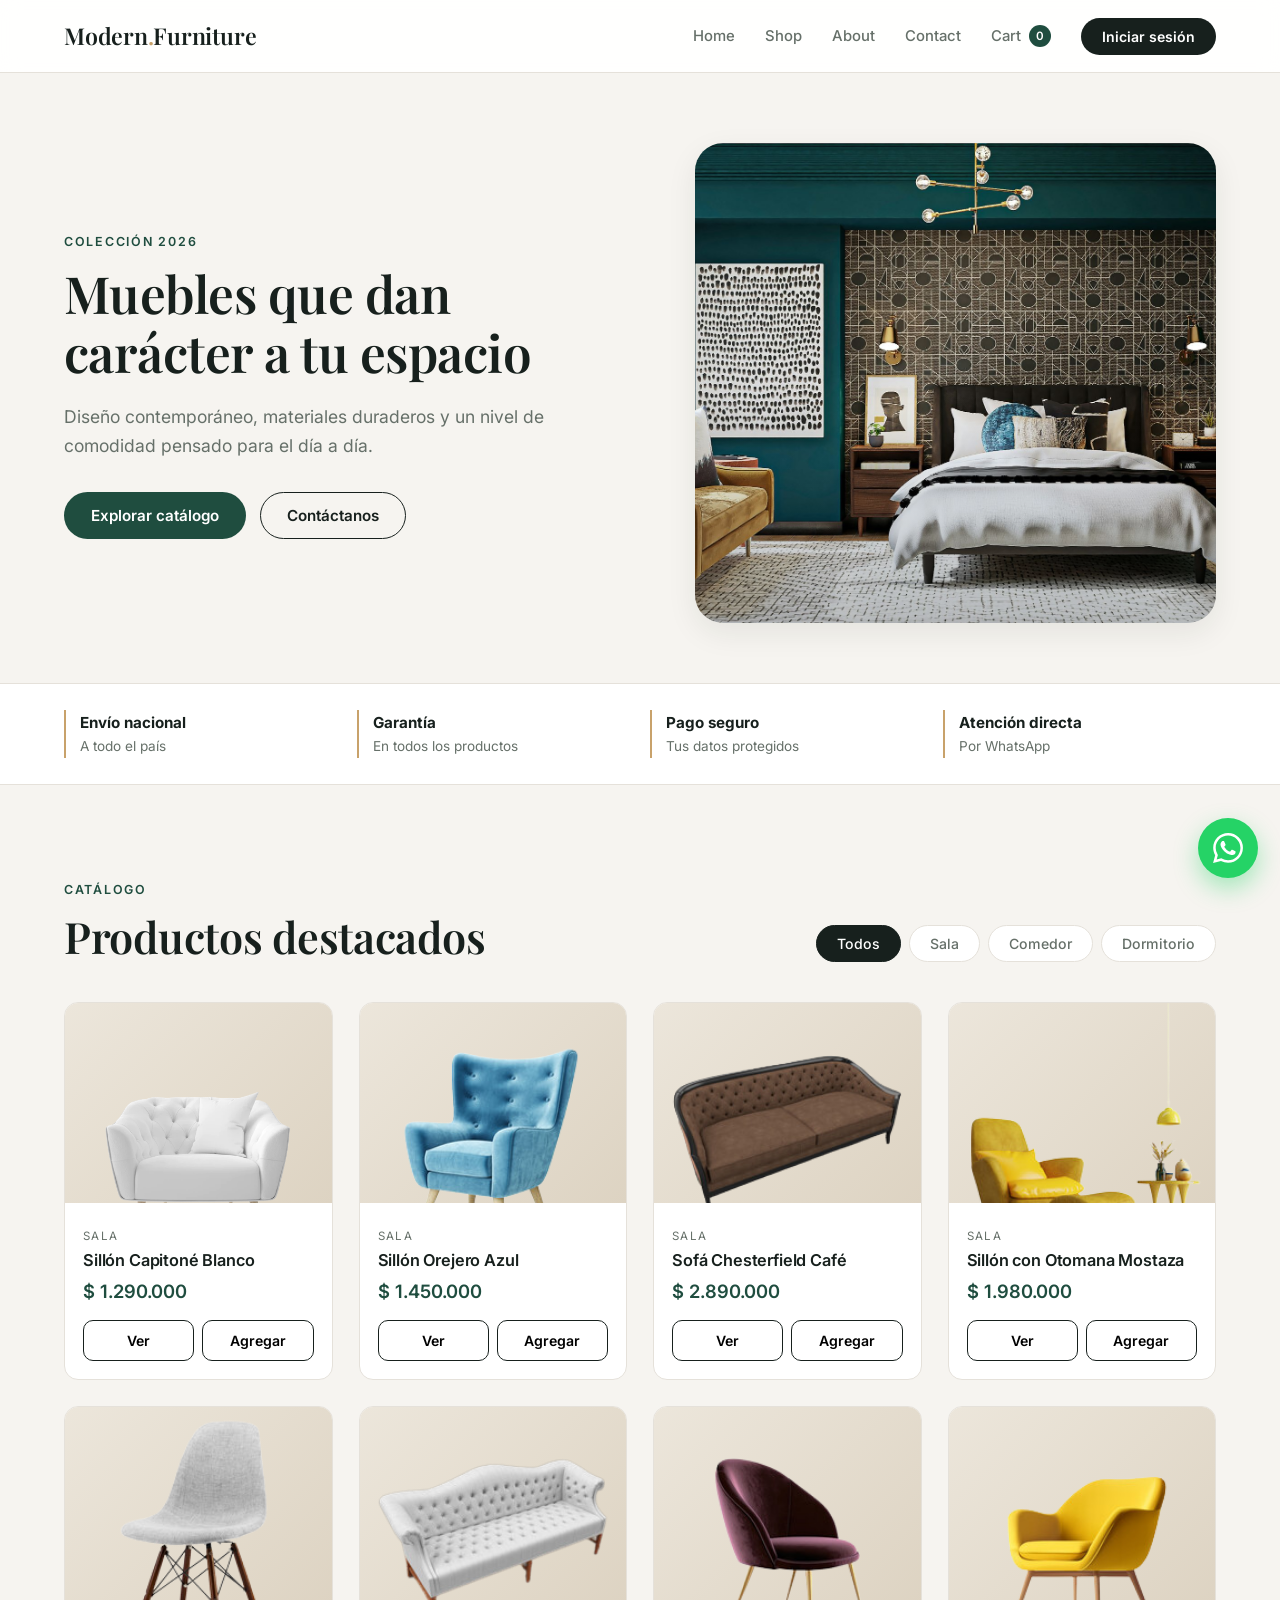
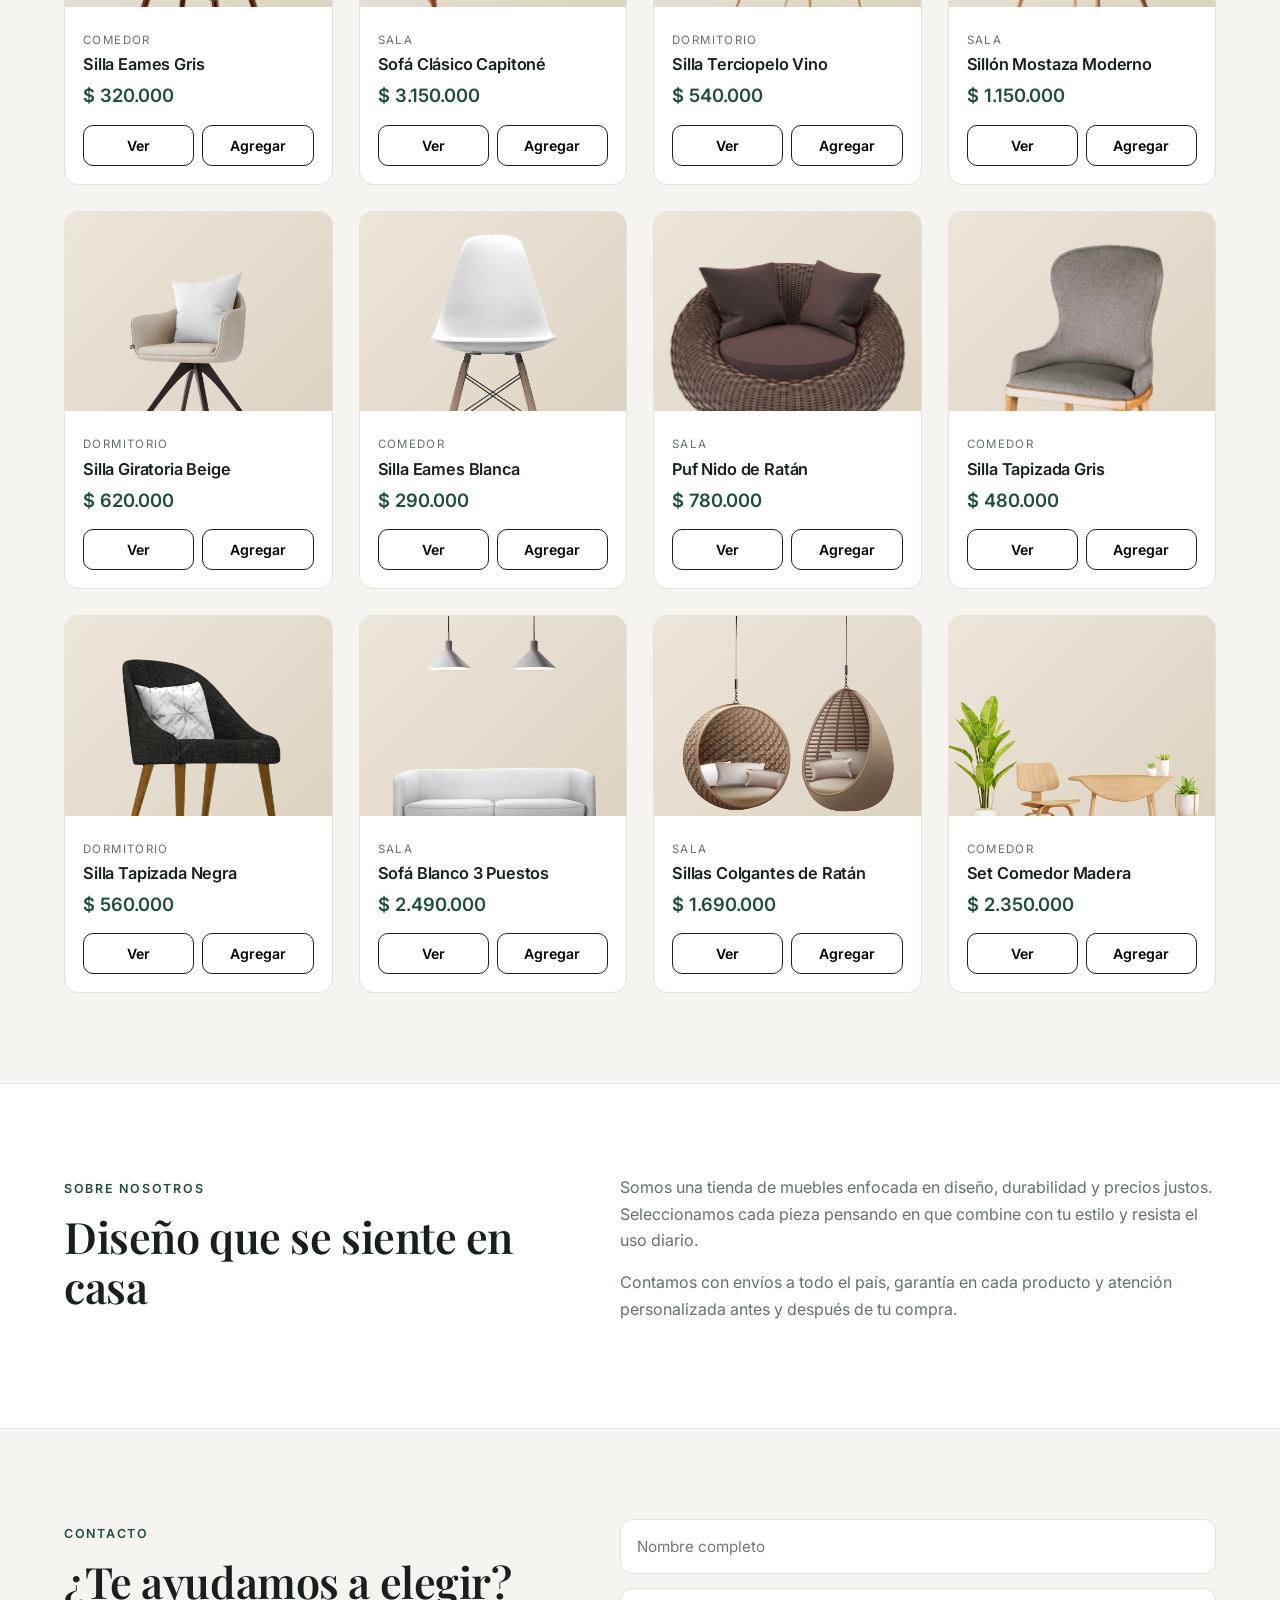
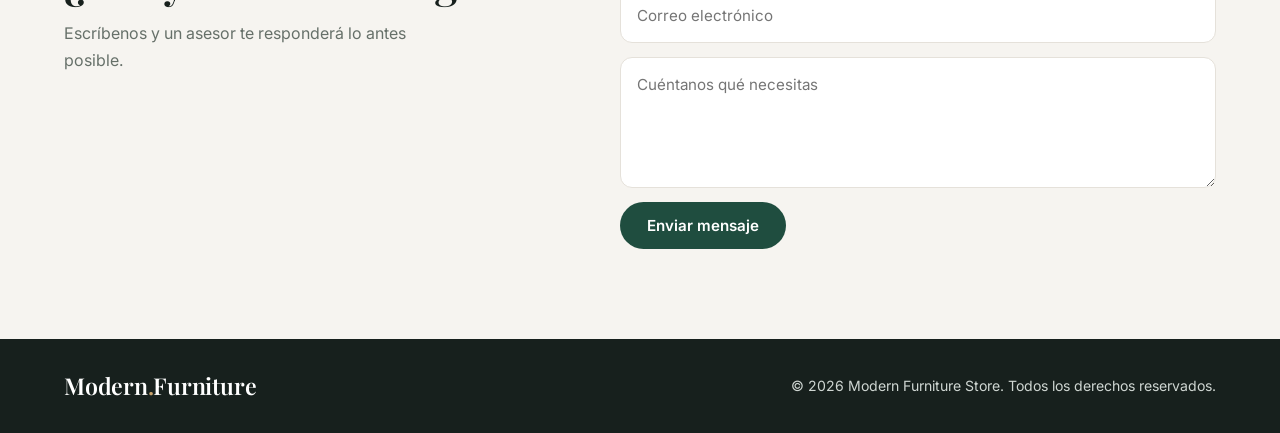
<file: wwwroot/pages/home/index.html>
<!DOCTYPE html>
<html lang="es">
<head>
  <meta charset="UTF-8">
  <meta name="viewport" content="width=device-width, initial-scale=1">
  <title>Modern Furniture Store | Muebles de diseño</title>
  <meta name="description" content="Muebles modernos y cómodos para sala, comedor y dormitorio.">
  <link rel="preconnect" href="https://fonts.googleapis.com">
  <link href="https://fonts.googleapis.com/css2?family=Inter:wght@400;500;600&family=Playfair+Display:wght@500;600&display=swap" rel="stylesheet">
  <link rel="stylesheet" href="../../css/main.css">
</head>
<body>
  <!-- NAVBAR -->
  <header class="navbar" id="navbar">
    <div class="container nav-inner">
      <a href="#home" class="logo">Modern<span>.</span>Furniture</a>
      <button class="burger" id="burger" aria-label="Abrir menú"><span></span><span></span><span></span></button>
      <nav id="menu">
        <a href="#home">Home</a>
        <a href="#shop">Shop</a>
        <a href="#about">About</a>
        <a href="#contact">Contact</a>
        <a href="../cart/cart.html" id="cartBtn" class="cart-link">Cart <span class="cart-badge" id="cartCount">0</span></a>
        <a href="../auth/login.html" class="btn btn-dark btn-sm" id="loginLink">Iniciar sesión</a>
      </nav>
    </div>
  </header>

  <!-- HERO -->
  <section class="hero" id="home">
    <div class="container hero-grid">
      <div class="hero-text">
        <span class="eyebrow">Colección 2026</span>
        <h1>Muebles que dan carácter a tu espacio</h1>
        <p>Diseño contemporáneo, materiales duraderos y un nivel de comodidad pensado para el día a día.</p>
        <div class="hero-actions">
          <a href="#shop" class="btn btn-primary">Explorar catálogo</a>
          <a href="#contact" class="btn btn-ghost">Contáctanos</a>
        </div>
      </div>
      <div class="hero-img" role="img" aria-label="Sala moderna"></div>
    </div>
  </section>

  <!-- BENEFICIOS -->
  <section class="perks">
    <div class="container perks-grid">
      <div><strong>Envío nacional</strong><span>A todo el país</span></div>
      <div><strong>Garantía</strong><span>En todos los productos</span></div>
      <div><strong>Pago seguro</strong><span>Tus datos protegidos</span></div>
      <div><strong>Atención directa</strong><span>Por WhatsApp</span></div>
    </div>
  </section>

  <!-- CATÁLOGO -->
  <section class="section" id="shop">
    <div class="container">
      <div class="section-head">
        <div>
          <span class="eyebrow">Catálogo</span>
          <h2>Productos destacados</h2>
        </div>
        <div class="filters" id="filters">
          <button class="chip active" data-cat="todos">Todos</button>
          <button class="chip" data-cat="sala">Sala</button>
          <button class="chip" data-cat="comedor">Comedor</button>
          <button class="chip" data-cat="dormitorio">Dormitorio</button>
        </div>
      </div>
      <div class="grid" id="products"></div>
    </div>
  </section>

  <!-- ABOUT -->
  <section class="section section-alt" id="about">
    <div class="container about-grid">
      <div>
        <span class="eyebrow">Sobre nosotros</span>
        <h2>Diseño que se siente en casa</h2>
      </div>
      <div>
        <p>Somos una tienda de muebles enfocada en diseño, durabilidad y precios justos. Seleccionamos cada pieza pensando en que combine con tu estilo y resista el uso diario.</p>
        <p>Contamos con envíos a todo el país, garantía en cada producto y atención personalizada antes y después de tu compra.</p>
      </div>
    </div>
  </section>

  <!-- CONTACTO -->
  <section class="section" id="contact">
    <div class="container contact-grid">
      <div>
        <span class="eyebrow">Contacto</span>
        <h2>¿Te ayudamos a elegir?</h2>
        <p class="muted">Escríbenos y un asesor te responderá lo antes posible.</p>
      </div>
      <form class="form" id="contactForm">
        <input type="text" placeholder="Nombre completo" required>
        <input type="email" placeholder="Correo electrónico" required>
        <textarea rows="4" placeholder="Cuéntanos qué necesitas" required></textarea>
        <button class="btn btn-primary" type="submit">Enviar mensaje</button>
      </form>
    </div>
  </section>

  <!-- FOOTER -->
  <footer class="footer">
    <div class="container footer-inner">
      <a href="#home" class="logo">Modern<span>.</span>Furniture</a>
      <p>© 2026 Modern Furniture Store. Todos los derechos reservados.</p>
    </div>
  </footer>

  <!-- BOTÓN WHATSAPP -->
  <a id="whatsapp" class="whatsapp" target="_blank" rel="noopener" aria-label="Escríbenos por WhatsApp">
    <svg viewBox="0 0 24 24" width="30" height="30" fill="#fff" aria-hidden="true"><path d="M17.472 14.382c-.297-.149-1.758-.867-2.03-.967-.273-.099-.471-.148-.67.15-.197.297-.767.966-.94 1.164-.173.199-.347.223-.644.075-.297-.15-1.255-.463-2.39-1.475-.883-.788-1.48-1.761-1.653-2.059-.173-.297-.018-.458.13-.606.134-.133.298-.347.446-.52.149-.174.198-.298.298-.497.099-.198.05-.371-.025-.52-.075-.149-.669-1.612-.916-2.207-.242-.579-.487-.5-.669-.51-.173-.008-.371-.01-.57-.01-.198 0-.52.074-.792.372-.272.297-1.04 1.016-1.04 2.479 0 1.462 1.065 2.875 1.213 3.074.149.198 2.096 3.2 5.077 4.487.709.306 1.262.489 1.694.625.712.227 1.36.195 1.871.118.571-.085 1.758-.719 2.006-1.413.248-.694.248-1.289.173-1.413-.074-.124-.272-.198-.57-.347m-5.421 7.403h-.004a9.87 9.87 0 01-5.031-1.378l-.361-.214-3.741.982.998-3.648-.235-.374a9.86 9.86 0 01-1.51-5.26c.001-5.45 4.436-9.884 9.888-9.884 2.64 0 5.122 1.03 6.988 2.898a9.825 9.825 0 012.893 6.994c-.003 5.45-4.437 9.884-9.885 9.884m8.413-18.297A11.815 11.815 0 0012.05 0C5.495 0 .16 5.335.157 11.892c0 2.096.547 4.142 1.588 5.945L.057 24l6.305-1.654a11.882 11.882 0 005.683 1.448h.005c6.554 0 11.89-5.335 11.893-11.893a11.821 11.821 0 00-3.48-8.413Z"/></svg>
    <span class="wa-tip">¿Hablamos?</span>
  </a>

  <!-- MODAL DE PRODUCTO -->
  <div class="modal" id="modal" aria-hidden="true">
    <div class="modal-box" role="dialog" aria-modal="true" aria-labelledby="mName">
      <button class="modal-x" id="modalClose" aria-label="Cerrar">×</button>
      <div class="modal-img" id="mImg"></div>
      <div class="thumbs" id="mThumbs"></div>
      <div class="modal-body">
        <span class="cat" id="mCat"></span>
        <h3 id="mName"></h3>
        <p class="price" id="mPrice"></p>
        <p class="muted" id="mDesc"></p>
        <button class="btn btn-primary btn-block" id="mAdd">Agregar al carrito</button>
      </div>
    </div>
  </div>

  <script src="../../js/core/config.js"></script>
  <script src="../../js/core/auth.js"></script>
  <script src="../../js/store/data.js"></script>
  <script src="../../js/store/main.js"></script>
</body>
</html>
</file>
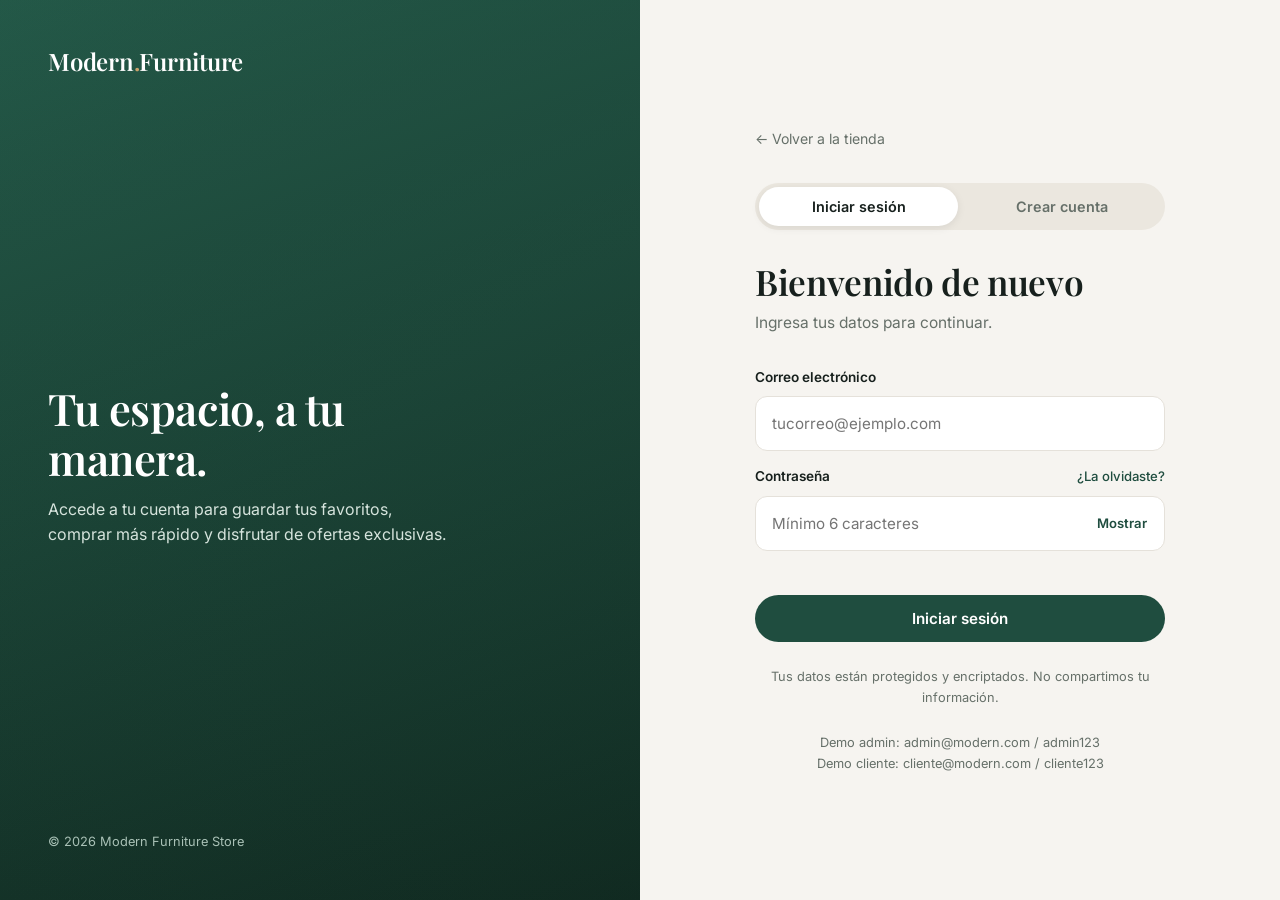
<file: wwwroot/pages/admin/contabilidad.html>
<!DOCTYPE html>
<html lang="es">
<head>
  <meta charset="UTF-8">
  <meta name="viewport" content="width=device-width, initial-scale=1">
  <title>Contabilidad | Modern Furniture Store</title>
  <link rel="preconnect" href="https://fonts.googleapis.com">
  <link href="https://fonts.googleapis.com/css2?family=Inter:wght@400;500;600&family=Playfair+Display:wght@500;600&display=swap" rel="stylesheet">
  <link rel="stylesheet" href="../../css/main.css">
  <link rel="stylesheet" href="../../css/admin.css">
</head>
<body>
  <div class="admin">
    <!-- SIDEBAR -->
    <aside class="side">
      <a href="../home/index.html" class="logo">Modern<span>.</span>Furniture</a>
      <div class="side-nav">
        <a href="facturacion.html">Facturación</a>
        <a href="contabilidad.html" class="active">Contabilidad</a>
        <a href="../home/index.html">Ver tienda</a>
      </div>
      <div class="side-user">
        <strong id="userName"></strong>
        <small>Rol: Administrativo</small>
        <button class="btn btn-ghost btn-sm" id="logoutBtn" type="button">Cerrar sesión</button>
      </div>
    </aside>

    <!-- CONTENIDO -->
    <main class="admin-main">
      <div class="admin-head">
        <span class="eyebrow">Administración</span>
        <h1>Contabilidad</h1>
      </div>

      <section class="kpis">
        <div class="kpi good"><span>Ingresos</span><strong id="kIn">$0</strong></div>
        <div class="kpi bad"><span>Egresos</span><strong id="kOut">$0</strong></div>
        <div class="kpi"><span>Utilidad</span><strong id="kNet">$0</strong></div>
        <div class="kpi"><span>IVA por pagar</span><strong id="kIva">$0</strong></div>
      </section>

      <!-- NUEVO MOVIMIENTO -->
      <section class="panel">
        <h2>Registrar movimiento</h2>
        <form class="form" id="entForm" novalidate>
          <div class="grid-3">
            <div class="field"><label for="eDate">Fecha</label><input id="eDate" type="date" required></div>
            <div class="field"><label for="eType">Tipo</label>
              <select id="eType"><option value="egreso">Egreso</option><option value="ingreso">Ingreso</option></select></div>
            <div class="field"><label for="eCat">Categoría</label>
              <select id="eCat"><option>Arriendo</option><option>Servicios</option><option>Nómina</option><option>Proveedores</option><option>Impuestos</option><option>Otros</option></select></div>
          </div>
          <div class="grid-2">
            <div class="field"><label for="eConcept">Concepto</label><input id="eConcept" placeholder="Ej. Pago arriendo bodega" required></div>
            <div class="field"><label for="eAmount">Valor (COP)</label><input id="eAmount" type="number" min="1" placeholder="0" required></div>
          </div>
          <p class="form-error" id="entError" role="alert"></p>
          <div class="form-actions"><button class="btn btn-primary" type="submit">Guardar movimiento</button></div>
        </form>
      </section>

      <!-- LIBRO DE MOVIMIENTOS -->
      <section class="panel">
        <div class="panel-head">
          <h2>Libro de movimientos</h2>
          <div class="filters" id="filters">
            <button class="chip active" data-f="todos">Todos</button>
            <button class="chip" data-f="ingreso">Ingresos</button>
            <button class="chip" data-f="egreso">Egresos</button>
          </div>
        </div>
        <div class="tbl-wrap">
          <table class="tbl">
            <thead><tr><th>Fecha</th><th>Concepto</th><th>Categoría</th><th>Tipo</th><th class="num">Valor</th><th></th></tr></thead>
            <tbody id="entBody"></tbody>
          </table>
        </div>
        <p class="small-text muted" style="margin-top:14px">Los ingresos por facturas se calculan sobre la base (sin IVA) y solo cuentan las facturas pagadas. El IVA cobrado se muestra aparte como IVA por pagar.</p>
      </section>
    </main>
  </div>

  <script src="../../js/core/config.js"></script>
  <script src="../../js/core/auth.js"></script>
  <script src="../../js/admin/admin.js"></script>
  <script src="../../js/admin/contabilidad.js"></script>
</body>
</html>
</file>
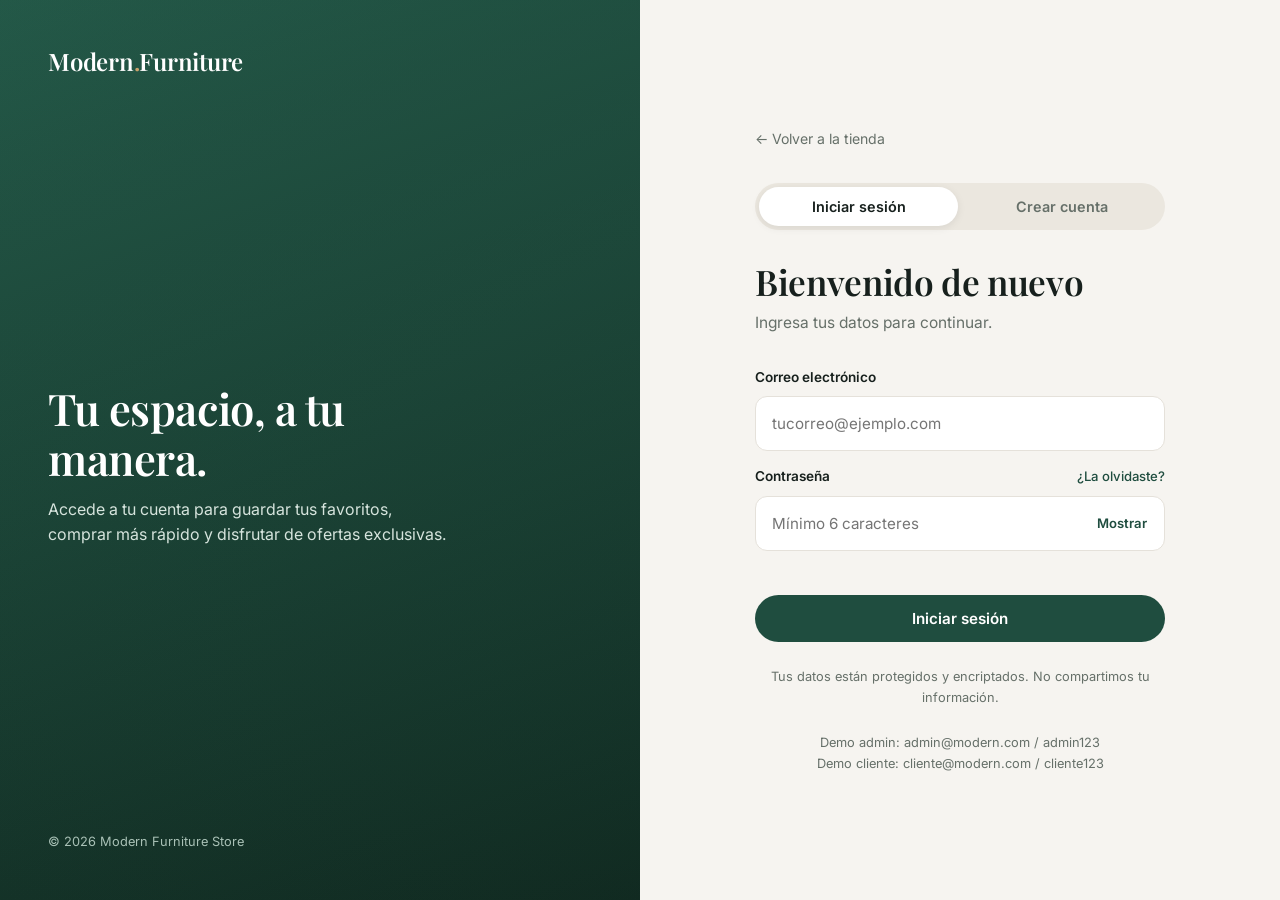
<file: wwwroot/pages/admin/facturacion.html>
<!DOCTYPE html>
<html lang="es">
<head>
  <meta charset="UTF-8">
  <meta name="viewport" content="width=device-width, initial-scale=1">
  <title>Facturación | Modern Furniture Store</title>
  <link rel="preconnect" href="https://fonts.googleapis.com">
  <link href="https://fonts.googleapis.com/css2?family=Inter:wght@400;500;600&family=Playfair+Display:wght@500;600&display=swap" rel="stylesheet">
  <link rel="stylesheet" href="../../css/main.css">
  <link rel="stylesheet" href="../../css/admin.css">
</head>
<body>
  <div class="admin">
    <!-- SIDEBAR -->
    <aside class="side">
      <a href="../home/index.html" class="logo">Modern<span>.</span>Furniture</a>
      <div class="side-nav">
        <a href="facturacion.html" class="active">Facturación</a>
        <a href="contabilidad.html">Contabilidad</a>
        <a href="../home/index.html">Ver tienda</a>
      </div>
      <div class="side-user">
        <strong id="userName"></strong>
        <small>Rol: Administrativo</small>
        <button class="btn btn-ghost btn-sm" id="logoutBtn" type="button">Cerrar sesión</button>
      </div>
    </aside>

    <!-- CONTENIDO -->
    <main class="admin-main">
      <div class="admin-head">
        <span class="eyebrow">Administración</span>
        <h1>Facturación</h1>
      </div>

      <section class="kpis">
        <div class="kpi"><span>Total facturado</span><strong id="kTotal">$0</strong></div>
        <div class="kpi good"><span>Cobrado</span><strong id="kPaid">$0</strong></div>
        <div class="kpi bad"><span>Por cobrar</span><strong id="kPend">$0</strong></div>
        <div class="kpi"><span>Facturas emitidas</span><strong id="kCount">0</strong></div>
      </section>

      <!-- NUEVA FACTURA -->
      <section class="panel">
        <h2>Nueva factura</h2>
        <form class="form" id="invForm" novalidate>
          <div class="grid-3">
            <div class="field"><label for="client">Cliente</label><input id="client" placeholder="Nombre o razón social" required></div>
            <div class="field"><label for="doc">NIT / Cédula</label><input id="doc" placeholder="900123456-1" required></div>
            <div class="field"><label for="date">Fecha</label><input id="date" type="date" required></div>
          </div>
          <div class="field" style="max-width:260px">
            <label for="status">Estado</label>
            <select id="status"><option value="pendiente">Pendiente de pago</option><option value="pagada">Pagada</option></select>
          </div>

          <div class="field"><label>Ítems</label><div id="items"></div></div>
          <button type="button" class="btn btn-ghost btn-sm" id="addItem" style="justify-self:start">+ Agregar ítem</button>

          <div class="totals">
            <div class="summary-row"><span>Subtotal</span><span id="tSub">$0</span></div>
            <div class="summary-row"><span>IVA (19%)</span><span id="tIva">$0</span></div>
            <div class="summary-row total"><span>Total</span><span id="tTotal">$0</span></div>
          </div>

          <p class="form-error" id="invError" role="alert"></p>
          <div class="form-actions"><button class="btn btn-primary" type="submit">Emitir factura</button></div>
        </form>
      </section>

      <!-- LISTADO -->
      <section class="panel">
        <div class="panel-head">
          <h2>Facturas</h2>
          <div class="filters" id="filters">
            <button class="chip active" data-f="todas">Todas</button>
            <button class="chip" data-f="pendiente">Pendientes</button>
            <button class="chip" data-f="pagada">Pagadas</button>
          </div>
        </div>
        <div class="tbl-wrap">
          <table class="tbl">
            <thead><tr><th>N°</th><th>Cliente</th><th>Fecha</th><th class="num">Total</th><th>Estado</th><th></th></tr></thead>
            <tbody id="invBody"></tbody>
          </table>
        </div>
      </section>
    </main>
  </div>

  <script src="../../js/core/config.js"></script>
  <script src="../../js/core/auth.js"></script>
  <script src="../../js/admin/admin.js"></script>
  <script src="../../js/admin/facturacion.js"></script>
</body>
</html>
</file>
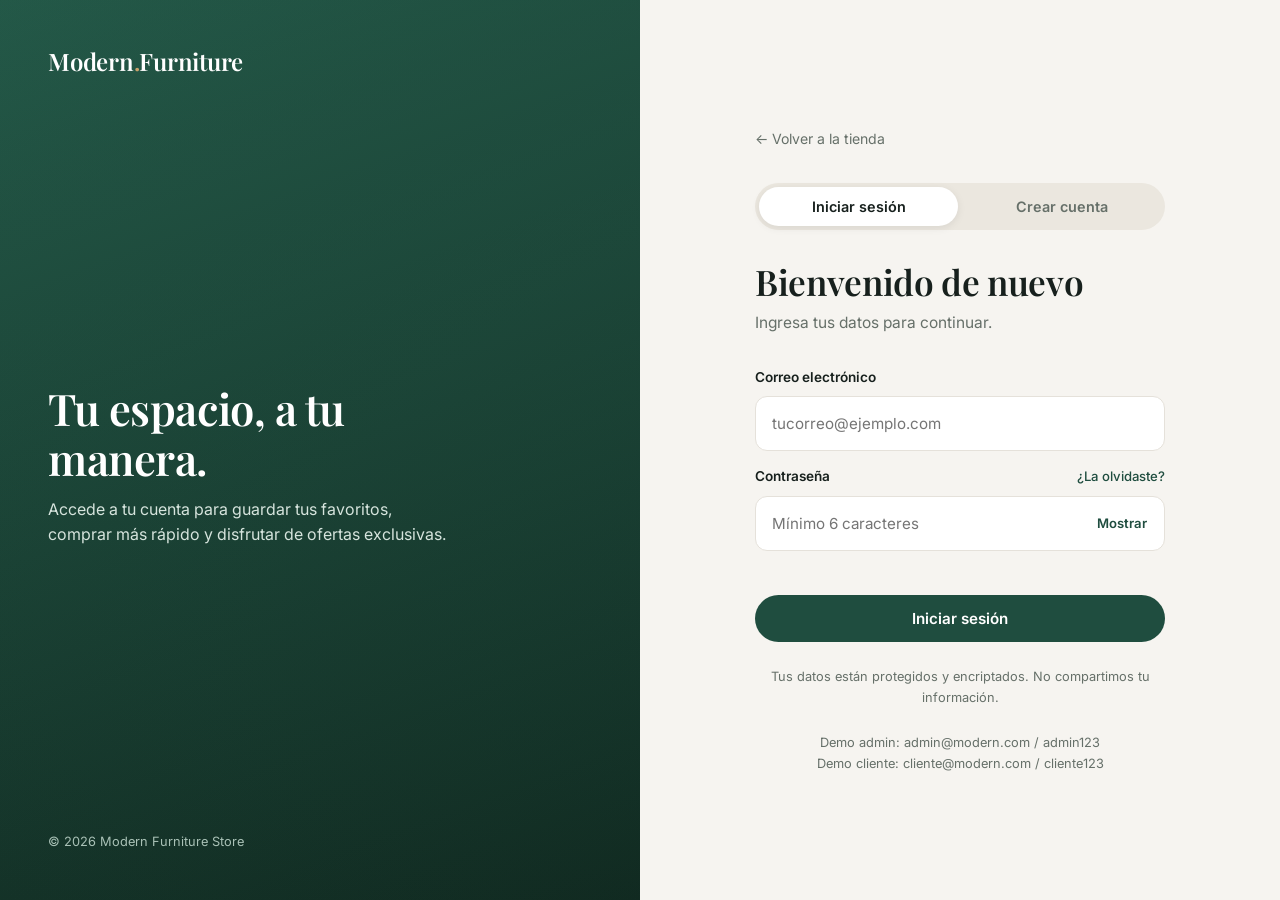
<file: wwwroot/pages/auth/login.html>
<!DOCTYPE html>
<html lang="es">
<head>
  <meta charset="UTF-8">
  <meta name="viewport" content="width=device-width, initial-scale=1">
  <title>Iniciar sesión | Modern Furniture Store</title>
  <link rel="preconnect" href="https://fonts.googleapis.com">
  <link href="https://fonts.googleapis.com/css2?family=Inter:wght@400;500;600&family=Playfair+Display:wght@500;600&display=swap" rel="stylesheet">
  <link rel="stylesheet" href="../../css/main.css">
</head>
<body class="auth-page">
  <div class="auth-wrap">

    <!-- PANEL VISUAL -->
    <aside class="auth-side">
      <a href="../home/index.html" class="logo">Modern<span>.</span>Furniture</a>
      <div class="auth-message">
        <h2>Tu espacio, a tu manera.</h2>
        <p>Accede a tu cuenta para guardar tus favoritos, comprar más rápido y disfrutar de ofertas exclusivas.</p>
      </div>
      <small>© 2026 Modern Furniture Store</small>
    </aside>

    <!-- FORMULARIO -->
    <main class="auth-main">
      <div class="auth-card">
        <a href="../home/index.html" class="back">← Volver a la tienda</a>

        <!-- TABS -->
        <div class="tabs">
          <button class="tab active" id="tabLogin" data-mode="login">Iniciar sesión</button>
          <button class="tab" id="tabRegister" data-mode="register">Crear cuenta</button>
        </div>

        <h1 id="authTitle">Bienvenido de nuevo</h1>
        <p class="subtitle" id="authSub">Ingresa tus datos para continuar.</p>

        <!-- FORMULARIO DE AUTH -->
        <form class="form" id="authForm" novalidate>
          
          <!-- Campo nombre (solo en registro) -->
          <div class="field" id="nameField" hidden>
            <label for="name">Nombre completo</label>
            <input type="text" id="name" placeholder="Tu nombre" autocomplete="name">
          </div>

          <!-- Email -->
          <div class="field">
            <label for="email">Correo electrónico</label>
            <input type="email" id="email" placeholder="tucorreo@ejemplo.com" autocomplete="email" required>
          </div>

          <!-- Contraseña -->
          <div class="field">
            <div class="label-row">
              <label for="password">Contraseña</label>
              <a href="#" class="link" id="forgotLink">¿La olvidaste?</a>
            </div>
            <div class="pass-wrap">
              <input type="password" id="password" placeholder="Mínimo 6 caracteres" autocomplete="current-password" required>
              <button type="button" class="toggle-pass" id="togglePass">Mostrar</button>
            </div>
          </div>

          <!-- Confirmar contraseña (solo en registro) -->
          <div class="field" id="confirmField" hidden>
            <label for="confirm">Confirmar contraseña</label>
            <div class="pass-wrap">
              <input type="password" id="confirm" placeholder="Repite tu contraseña" autocomplete="new-password">
              <button type="button" class="toggle-pass" data-target="confirm">Mostrar</button>
            </div>
          </div>

          <!-- Términos (solo en registro) -->
          <div class="checkbox" id="termsField" hidden>
            <input type="checkbox" id="terms" required>
            <label for="terms">Acepto los <a href="#" class="link">términos y condiciones</a></label>
          </div>

          <!-- Mensaje de error -->
          <p class="form-error" id="formError" role="alert"></p>

          <!-- Botón enviar -->
          <button class="btn btn-primary btn-block" type="submit" id="submitBtn">Iniciar sesión</button>
        </form>

        <!-- Mensaje legal -->
        <p class="legal">Tus datos están protegidos y encriptados. No compartimos tu información.</p>
        <!-- Cuentas de prueba (borrar en producción) -->
        <p class="legal small-text">Demo admin: admin@modern.com / admin123<br>Demo cliente: cliente@modern.com / cliente123</p>
      </div>
    </main>

  </div>

  <script src="../../js/core/config.js"></script>
  <script src="../../js/core/auth.js"></script>
  <script src="../../js/auth/login.js"></script>
</body>
</html>
</file>
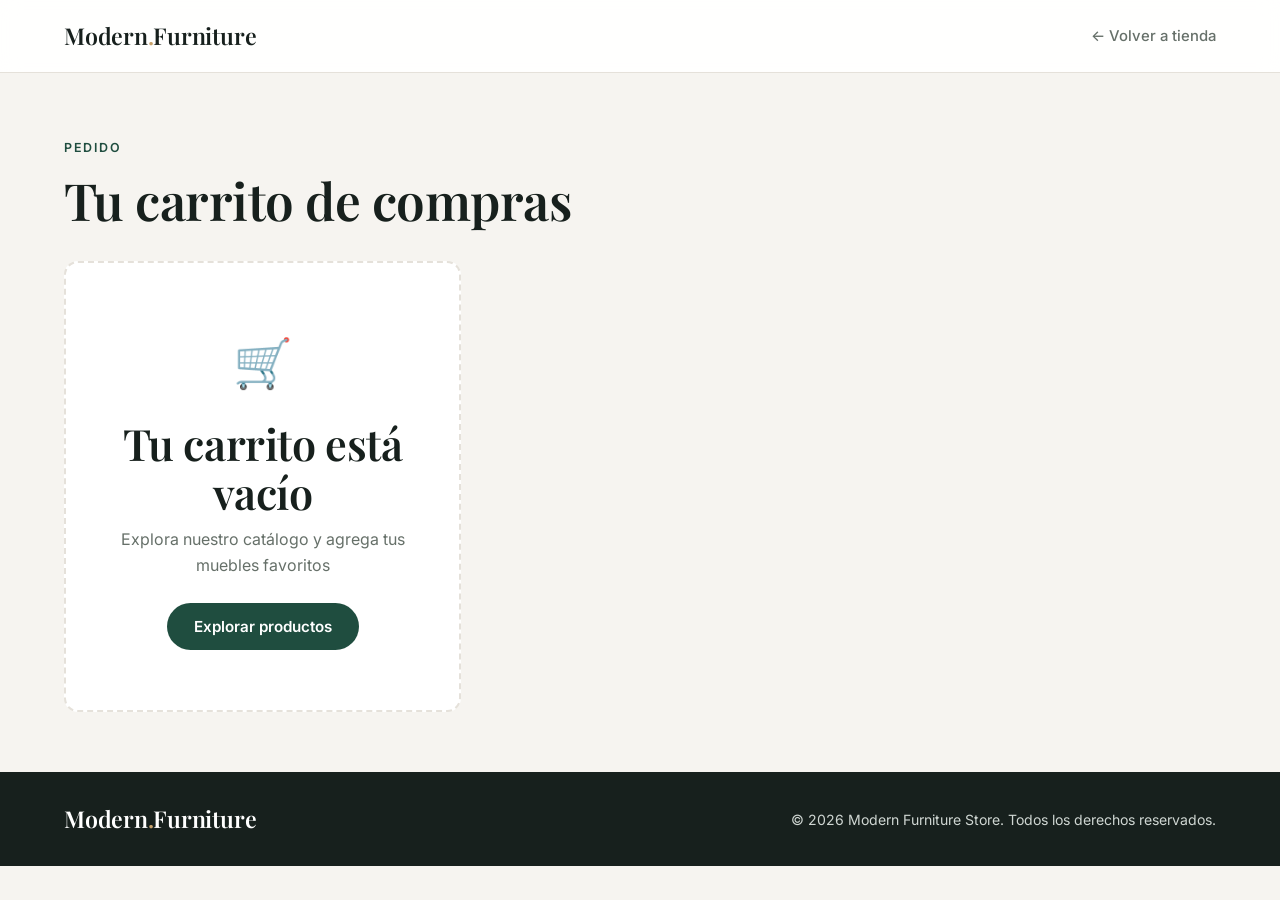
<file: wwwroot/pages/cart/cart.html>
<!DOCTYPE html>
<html lang="es">
<head>
  <meta charset="UTF-8">
  <meta name="viewport" content="width=device-width, initial-scale=1">
  <title>Carrito de compras | Modern Furniture Store</title>
  <link rel="preconnect" href="https://fonts.googleapis.com">
  <link href="https://fonts.googleapis.com/css2?family=Inter:wght@400;500;600&family=Playfair+Display:wght@500;600&display=swap" rel="stylesheet">
  <link rel="stylesheet" href="../../css/main.css">
</head>
<body>
  <!-- NAVBAR -->
  <header class="navbar" id="navbar">
    <div class="container nav-inner">
      <a href="../home/index.html" class="logo">Modern<span>.</span>Furniture</a>
      <nav id="menu">
        <a href="../home/index.html">← Volver a tienda</a>
      </nav>
    </div>
  </header>

  <!-- MAIN -->
  <main class="container" style="padding: 60px 0;">
    <div style="margin-bottom: 32px;">
      <span class="eyebrow">Pedido</span>
      <h1>Tu carrito de compras</h1>
    </div>

    <div class="cart-wrapper">
      
      <!-- ITEMS -->
      <div class="cart-items">
        <div id="emptyCart" class="empty-cart">
          <p style="font-size: 3rem; margin-bottom: 16px;">🛒</p>
          <h2>Tu carrito está vacío</h2>
          <p class="muted">Explora nuestro catálogo y agrega tus muebles favoritos</p>
          <a href="../home/index.html#shop" class="btn btn-primary" style="margin-top: 24px;">Explorar productos</a>
        </div>
        <div id="cartList"></div>
      </div>

      <!-- RESUMEN -->
      <aside class="cart-summary" id="cartSummary" hidden>
        <div class="summary-box">
          <h3>Resumen del pedido</h3>
          
          <div class="summary-row">
            <span>Subtotal</span>
            <span id="subtotal">$0</span>
          </div>
          <div class="summary-row">
            <span>Impuestos (19%)</span>
            <span id="taxes">$0</span>
          </div>
          <div class="summary-row total">
            <span>Total</span>
            <span id="total">$0</span>
          </div>

          <button class="btn btn-primary btn-block" style="margin-top: 24px;">Proceder al pago</button>
          <button class="btn btn-ghost btn-block" onclick="continueShopping()">Seguir comprando</button>
        </div>

        <div class="promo-box">
          <p class="small-text">¿Tienes un código de descuento?</p>
          <div style="display: flex; gap: 8px; margin-top: 10px;">
            <input type="text" placeholder="Código promocional" id="promoCode" style="flex: 1; padding: 10px; border: 1px solid var(--line); border-radius: 8px;">
            <button class="btn" style="flex: 0; background: var(--brand); color: white; padding: 10px 16px;">✓</button>
          </div>
        </div>
      </aside>
    </div>
  </main>

  <!-- FOOTER -->
  <footer class="footer">
    <div class="container footer-inner">
      <a href="../home/index.html" class="logo">Modern<span>.</span>Furniture</a>
      <p>© 2026 Modern Furniture Store. Todos los derechos reservados.</p>
    </div>
  </footer>

  <script src="../../js/core/config.js"></script>
  <script src="../../js/core/auth.js"></script>
  <script src="../../js/store/data.js"></script>
  <script src="../../js/store/cart-page.js"></script>
</body>
</html>
</file>
<file: wwwroot/css/main.css>
/* ===== VARIABLES GLOBALES ===== */
:root {
  --bg: #f6f4f0;
  --surface: #ffffff;
  --ink: #17201d;
  --muted: #667069;
  --brand: #1f4d3f;
  --brand-dark: #163a30;
  --accent: #c8a26b;
  --line: #e5e1da;
  --error: #b3261e;
  --radius: 14px;
  --shadow: 0 10px 30px rgba(23, 32, 29, .08);
}

/* ===== RESET Y BASE ===== */
* {
  box-sizing: border-box;
  margin: 0;
  padding: 0;
}

html {
  scroll-behavior: smooth;
  scroll-padding-top: 80px;
}

body {
  font-family: 'Inter', sans-serif;
  background: var(--bg);
  color: var(--ink);
  line-height: 1.65;
  -webkit-font-smoothing: antialiased;
}

img { max-width: 100%; display: block; }
a { color: inherit; text-decoration: none; }
[hidden] { display: none !important; }

/* ===== TIPOGRAFÍA ===== */
h1, h2, h3, .logo {
  font-family: 'Playfair Display', serif;
  font-weight: 600;
  line-height: 1.15;
  letter-spacing: -.01em;
}

h1 { font-size: clamp(2rem, 4vw, 3.5rem); }
h2 { font-size: clamp(1.9rem, 3.5vw, 2.7rem); }
h3 { font-size: 1.1rem; }

.logo { font-size: 1.45rem; }
.logo span { color: var(--accent); }

.eyebrow {
  display: inline-block;
  font-size: .78rem;
  font-weight: 600;
  letter-spacing: .14em;
  text-transform: uppercase;
  color: var(--brand);
  margin-bottom: 12px;
}

.muted { color: var(--muted); }
.subtitle { color: var(--muted); font-size: .97rem; margin-bottom: 30px; }
.small-text { font-size: .85rem; }

/* ===== LAYOUT ===== */
.container { width: min(1180px, 90%); margin-inline: auto; }

/* ===== BOTONES ===== */
.btn {
  display: inline-flex;
  align-items: center;
  justify-content: center;
  gap: 8px;
  padding: 13px 26px;
  border-radius: 999px;
  font: 600 .95rem 'Inter', sans-serif;
  border: 1.5px solid transparent;
  cursor: pointer;
  transition: .2s;
}

.btn-primary {
  background: var(--brand);
  color: #fff;
}

.btn-primary:hover {
  background: var(--brand-dark);
  transform: translateY(-1px);
}

.btn-dark {
  background: var(--ink);
  color: #fff;
}

.btn-dark:hover { background: #000; }

.btn-ghost {
  border-color: var(--ink);
  color: var(--ink);
  background: transparent;
}

.btn-ghost:hover {
  background: var(--ink);
  color: #fff;
}

.btn-sm { padding: 9px 20px; font-size: .88rem; }
.btn-block { width: 100%; }
.btn:disabled { opacity: .6; cursor: wait; }

.btn-remove {
  border: 0;
  background: none;
  cursor: pointer;
  font-size: 1.2rem;
  transition: .2s;
}

.btn-remove:hover { transform: scale(1.1); }

/* ===== NAVBAR ===== */
.navbar {
  position: sticky;
  top: 0;
  z-index: 50;
  background: rgba(255, 255, 255, .92);
  backdrop-filter: blur(10px);
  border-bottom: 1px solid var(--line);
  transition: .2s;
}

.navbar.scrolled { box-shadow: 0 4px 20px rgba(0, 0, 0, .06); }

.nav-inner {
  display: flex;
  align-items: center;
  justify-content: space-between;
  height: 72px;
}

nav {
  display: flex;
  align-items: center;
  gap: 30px;
}

nav > a:not(.btn) {
  font-size: .93rem;
  font-weight: 500;
  color: var(--muted);
  position: relative;
  transition: .2s;
}

nav > a:not(.btn):hover { color: var(--ink); }

nav > a:not(.btn)::after {
  content: "";
  position: absolute;
  left: 0;
  bottom: -6px;
  width: 0;
  height: 2px;
  background: var(--brand);
  transition: .25s;
}

nav > a:not(.btn):hover::after { width: 100%; }

.cart-link { display: flex; align-items: center; gap: 8px; }

.cart-badge {
  background: var(--brand);
  color: #fff;
  font-size: .72rem;
  font-weight: 600;
  min-width: 22px;
  height: 22px;
  border-radius: 99px;
  display: inline-grid;
  place-items: center;
  padding: 0 6px;
}

.burger {
  display: none;
  background: none;
  border: 0;
  cursor: pointer;
  width: 32px;
  height: 32px;
  flex-direction: column;
  justify-content: center;
  gap: 6px;
}

.burger span {
  display: block;
  height: 2px;
  background: var(--ink);
  border-radius: 2px;
  transition: .3s;
}

/* ===== HERO ===== */
.hero { padding: 70px 0 60px; }

.hero-grid {
  display: grid;
  grid-template-columns: 1.05fr .95fr;
  gap: 56px;
  align-items: center;
}

.hero h1 { margin-bottom: 20px; }
.hero p { color: var(--muted); font-size: 1.1rem; max-width: 480px; }
.hero-actions { display: flex; gap: 14px; margin-top: 32px; flex-wrap: wrap; }

.hero-img {
  min-height: 480px;
  border-radius: 28px;
  box-shadow: var(--shadow);
  background:
    linear-gradient(180deg, rgba(0, 0, 0, 0) 50%, rgba(0, 0, 0, .25)),
    url('../images/b2.jpg') center/cover no-repeat,
    linear-gradient(135deg, #2d5f4f, #163a30);
}

/* ===== BENEFICIOS ===== */
.perks { border-block: 1px solid var(--line); background: var(--surface); }

.perks-grid {
  display: grid;
  grid-template-columns: repeat(4, 1fr);
  gap: 20px;
  padding: 26px 0;
}

.perks-grid div {
  display: flex;
  flex-direction: column;
  border-left: 2px solid var(--accent);
  padding-left: 14px;
}

.perks-grid strong { font-size: .95rem; }
.perks-grid span { font-size: .85rem; color: var(--muted); }

/* ===== SECCIONES ===== */
.section { padding: 90px 0; }
.section-alt { background: var(--surface); border-block: 1px solid var(--line); }

.section-head {
  display: flex;
  justify-content: space-between;
  align-items: flex-end;
  gap: 24px;
  flex-wrap: wrap;
  margin-bottom: 40px;
}

/* ===== CATÁLOGO Y FILTROS ===== */
.filters { display: flex; gap: 8px; flex-wrap: wrap; }

.chip {
  border: 1px solid var(--line);
  background: var(--surface);
  padding: 9px 20px;
  border-radius: 999px;
  cursor: pointer;
  font: 500 .88rem 'Inter', sans-serif;
  color: var(--muted);
  transition: .2s;
}

.chip:hover { border-color: var(--ink); color: var(--ink); }
.chip.active { background: var(--ink); border-color: var(--ink); color: #fff; }

.grid {
  display: grid;
  grid-template-columns: repeat(auto-fill, minmax(250px, 1fr));
  gap: 26px;
}

/* ===== TARJETAS DE PRODUCTO ===== */
.card {
  background: var(--surface);
  border: 1px solid var(--line);
  border-radius: var(--radius);
  overflow: hidden;
  transition: .25s;
}

.card:hover {
  transform: translateY(-5px);
  box-shadow: var(--shadow);
}

.card .img {
  aspect-ratio: 4/3;
  background: linear-gradient(135deg, #ece6db, #ddd3c2);
  display: grid;
  place-items: center;
  overflow: hidden;
}

.card .img img {
  width: 100%;
  height: 100%;
  object-fit: cover;
  transition: .4s;
}

.card:hover .img img { transform: scale(1.05); }
.card .icon { font-size: 3.6rem; opacity: .75; }
.card .info { padding: 18px; }
.card .cat { font-size: .72rem; letter-spacing: .12em; text-transform: uppercase; color: var(--muted); }
.card h3 { font-family: 'Inter', sans-serif; font-size: 1.02rem; font-weight: 600; margin: 4px 0 6px; }
.card .price { font-size: 1.15rem; font-weight: 600; color: var(--brand); margin-bottom: 14px; }

.actions {
  display: flex;
  gap: 8px;
}

.card button {
  flex: 1;
  padding: 11px;
  border-radius: 10px;
  border: 1.5px solid var(--ink);
  background: transparent;
  font: 600 .88rem 'Inter', sans-serif;
  cursor: pointer;
  transition: .2s;
}

.card button:hover { background: var(--ink); color: #fff; }

/* ===== GRILLAS DE CONTENIDO ===== */
.about-grid, .contact-grid {
  display: grid;
  grid-template-columns: 1fr 1.2fr;
  gap: 60px;
  align-items: start;
}

.about-grid p { color: var(--muted); margin-bottom: 16px; }
.contact-grid .muted { margin-top: 14px; max-width: 360px; }

/* ===== FORMULARIOS ===== */
.form { display: grid; gap: 14px; }
.field { display: grid; gap: 8px; }
.field label { font-size: .85rem; font-weight: 600; }

input, textarea {
  width: 100%;
  padding: 14px 16px;
  border: 1px solid var(--line);
  border-radius: 12px;
  font: inherit;
  font-size: .95rem;
  background: var(--surface);
  transition: .2s;
}

input:focus, textarea:focus {
  outline: none;
  border-color: var(--brand);
  box-shadow: 0 0 0 4px rgba(31, 77, 63, .12);
}

.form .btn { justify-self: start; }
.form-error { color: var(--error); font-size: .85rem; min-height: 1.2em; }

.qty-input {
  width: 60px;
  padding: 8px;
  text-align: center;
  font-weight: 600;
}

/* ===== FOOTER ===== */
.footer {
  background: var(--ink);
  color: #cfd6d2;
  padding: 34px 0;
}

.footer .logo { color: #fff; }

.footer-inner {
  display: flex;
  justify-content: space-between;
  align-items: center;
  gap: 16px;
  flex-wrap: wrap;
  font-size: .88rem;
}

/* ===== WHATSAPP ===== */
.whatsapp {
  position: fixed;
  right: 22px;
  bottom: 22px;
  z-index: 60;
  display: flex;
  align-items: center;
  gap: 0;
  height: 60px;
  min-width: 60px;
  padding: 0 15px;
  border-radius: 999px;
  background: #25d366;
  box-shadow: 0 10px 25px rgba(37, 211, 102, .4);
  transition: .3s;
  overflow: hidden;
}

.whatsapp svg { flex-shrink: 0; }
.wa-tip { max-width: 0; opacity: 0; white-space: nowrap; color: #fff; font-weight: 600; font-size: .9rem; transition: .3s; }
.whatsapp:hover { transform: translateY(-3px); }
.whatsapp:hover .wa-tip { max-width: 120px; opacity: 1; margin-left: 10px; }

/* ===== TOAST ===== */
.toast {
  position: fixed;
  left: 50%;
  bottom: 96px;
  transform: translateX(-50%);
  background: var(--ink);
  color: #fff;
  padding: 12px 22px;
  border-radius: 999px;
  font-size: .9rem;
  z-index: 200;
  box-shadow: var(--shadow);
  animation: pop .25s;
}

@keyframes pop { from { opacity: 0; transform: translate(-50%, 10px); } }

/* ===== MODAL DE PRODUCTO ===== */
.modal {
  position: fixed;
  inset: 0;
  background: rgba(0, 0, 0, .6);
  display: grid;
  place-items: center;
  z-index: 100;
  opacity: 0;
  pointer-events: none;
  transition: .3s;
}

.modal.open {
  opacity: 1;
  pointer-events: auto;
}

.modal-box {
  background: var(--surface);
  border-radius: 24px;
  max-width: 520px;
  width: 90%;
  max-height: 90vh;
  overflow-y: auto;
  position: relative;
  display: flex;
  flex-direction: column;
}

.modal-x {
  position: absolute;
  top: 12px;
  right: 12px;
  width: 40px;
  height: 40px;
  border-radius: 999px;
  border: 0;
  background: var(--surface);
  font-size: 1.8rem;
  cursor: pointer;
  z-index: 10;
}

.modal-img {
  aspect-ratio: 4/3;
  background: linear-gradient(135deg, #ece6db, #ddd3c2);
  display: grid;
  place-items: center;
  font-size: 5rem;
}

.modal-img img {
  width: 100%;
  height: 100%;
  object-fit: cover;
}

.thumbs {
  display: flex;
  gap: 8px;
  padding: 12px 16px;
  background: #fafaf8;
  overflow-x: auto;
}

.thumbs img {
  width: 60px;
  height: 60px;
  border-radius: 8px;
  cursor: pointer;
  opacity: .5;
  transition: .2s;
  border: 2px solid transparent;
}

.thumbs img:hover { opacity: .75; }
.thumbs img.active { opacity: 1; border-color: var(--brand); }

.modal-body {
  padding: 28px;
  flex: 1;
}

.modal-body .price { font-size: 1.4rem; margin-bottom: 16px; }

/* ===== PÁGINA DE AUTENTICACIÓN ===== */
.auth-page {
  background: var(--bg);
}

.auth-wrap {
  display: grid;
  grid-template-columns: 1fr 1fr;
  min-height: 100vh;
}

.auth-side {
  background: linear-gradient(160deg, #245a49, #10281f);
  color: #fff;
  padding: 48px;
  display: flex;
  flex-direction: column;
  justify-content: space-between;
  position: relative;
  overflow: hidden;
}

.auth-side::before {
  content: "";
  position: absolute;
  inset: 0;
  background: radial-gradient(circle at top right, rgba(31, 77, 63, .3), transparent);
  pointer-events: none;
}

.auth-side > * { position: relative; z-index: 2; }

.auth-side .logo { font-size: 1.5rem; margin-bottom: 24px; }

.auth-message h2 {
  font-size: clamp(2rem, 3.4vw, 3rem);
  margin-bottom: 14px;
  max-width: 440px;
  color: #fff;
}

.auth-message p {
  color: #d6e4dd;
  max-width: 400px;
  line-height: 1.6;
}

.auth-side small {
  color: #a9c1b6;
  font-size: .8rem;
}

.auth-main {
  display: grid;
  place-items: center;
  padding: 40px 24px;
}

.auth-card {
  width: 100%;
  max-width: 410px;
}

.back {
  display: inline-block;
  margin-bottom: 32px;
  font-size: .88rem;
  color: var(--muted);
  transition: .2s;
}

.back:hover { color: var(--ink); }

.tabs {
  display: flex;
  gap: 4px;
  padding: 4px;
  margin-bottom: 32px;
  background: #ebe7df;
  border-radius: 999px;
}

.tab {
  flex: 1;
  border: 0;
  background: transparent;
  cursor: pointer;
  padding: 11px;
  border-radius: 999px;
  font: 600 .9rem 'Inter', sans-serif;
  color: var(--muted);
  transition: .2s;
}

.tab:hover { color: var(--ink); }
.tab.active {
  background: var(--surface);
  color: var(--ink);
  box-shadow: 0 2px 8px rgba(0, 0, 0, .08);
}

.auth-card h1 {
  font-size: 2.2rem;
  margin-bottom: 8px;
}

.label-row {
  display: flex;
  justify-content: space-between;
  align-items: baseline;
}

.link {
  font-size: .82rem;
  font-weight: 500;
  color: var(--brand);
  transition: .2s;
}

.link:hover { text-decoration: underline; }

.pass-wrap {
  position: relative;
}

.pass-wrap input { padding-right: 88px; }

.toggle-pass {
  position: absolute;
  right: 8px;
  top: 50%;
  transform: translateY(-50%);
  border: 0;
  background: none;
  cursor: pointer;
  padding: 8px 10px;
  font: 600 .82rem 'Inter', sans-serif;
  color: var(--brand);
  transition: .2s;
}

.toggle-pass:hover { color: var(--brand-dark); }

.checkbox {
  display: flex;
  align-items: center;
  gap: 10px;
  font-size: .9rem;
  margin: 10px 0;
}

.checkbox input {
  width: auto;
  cursor: pointer;
}

.legal {
  margin-top: 24px;
  text-align: center;
  font-size: .8rem;
  color: var(--muted);
}

:focus-visible {
  outline: 2px solid var(--brand);
  outline-offset: 2px;
}

/* ===== PÁGINA DE CARRITO ===== */
.cart-wrapper {
  display: grid;
  grid-template-columns: 1fr 350px;
  gap: 40px;
}

.cart-items {
  display: flex;
  gap: 20px;
}
.empty-cart {
  text-align: center;
  padding: 60px 24px;
  background: var(--surface);
  border: 2px dashed var(--line);
  border-radius: var(--radius);
}

.empty-cart h2 { margin-bottom: 8px; }

.cart-table {
  width: 100%;
  border-collapse: collapse;
  margin-bottom: 32px;
}

.cart-table th {
  text-align: left;
  padding: 16px;
  border-bottom: 2px solid var(--line);
  font-size: .85rem;
  font-weight: 600;
  color: var(--muted);
}

.cart-table td {
  padding: 16px;
  border-bottom: 1px solid var(--line);
}

.item-info {
  display: flex;
  gap: 12px;
  align-items: flex-start;
}

.item-img {
  width: 60px;
  height: 60px;
  border-radius: 8px;
  object-fit: cover;
}

.item-name {
  font-weight: 600;
  margin-bottom: 4px;
}

.cart-summary {
  position: sticky;
  top: 80px;
  height: fit-content;
}

.summary-box {
  background: var(--surface);
  border: 1px solid var(--line);
  border-radius: var(--radius);
  padding: 24px;
  margin-bottom: 16px;
}

.summary-box h3 {
  font-size: 1.1rem;
  margin-bottom: 24px;
}

.summary-row {
  display: flex;
  justify-content: space-between;
  padding: 12px 0;
  font-size: .95rem;
  border-bottom: 1px solid var(--line);
}

.summary-row.total {
  border-bottom: 0;
  border-top: 2px solid var(--line);
  padding-top: 12px;
  margin-top: 12px;
  font-weight: 600;
  font-size: 1.1rem;
  color: var(--brand);
}

.promo-box {
  background: #f0f8f4;
  border: 1px solid rgba(31, 77, 63, .2);
  border-radius: var(--radius);
  padding: 16px;
}

.promo-box .small-text {
  color: var(--muted);
}

/* ===== RESPONSIVE ===== */
@media (max-width: 900px) {
  .burger { display: flex; }

  nav {
    position: absolute;
    top: 72px;
    left: 0;
    right: 0;
    flex-direction: column;
    align-items: flex-start;
    gap: 18px;
    background: #fff;
    padding: 24px 5%;
    border-bottom: 1px solid var(--line);
    display: none;
  }

  nav.open { display: flex; }

  .hero-grid, .about-grid, .contact-grid { grid-template-columns: 1fr; gap: 32px; }
  .hero-img { min-height: 300px; order: -1; }
  .perks-grid { grid-template-columns: repeat(2, 1fr); }
  .section { padding: 64px 0; }
  
  .auth-wrap { grid-template-columns: 1fr; }
  .auth-side { display: none; }
  
  .cart-wrapper { grid-template-columns: 1fr; }
  .cart-summary { position: static; }
}

@media (max-width: 640px) {
  .cart-table th:nth-child(n+3),
  .cart-table td:nth-child(n+3) { display: none; }
  
  .cart-table td:first-child { padding: 12px 8px; }
  .item-info { flex-direction: column; }
  .item-img { width: 80px; height: 80px; }
  
  .perks-grid { grid-template-columns: 1fr; }
  .modal-box { max-width: 100%; }
}

@media (prefers-reduced-motion: reduce) {
  * { transition: none !important; }
}
</file>
<file: wwwroot/css/admin.css>
/* ===== PANEL ADMINISTRATIVO (usa las variables de main.css) ===== */
.admin { display: grid; grid-template-columns: 250px 1fr; min-height: 100vh; }

.side {
  background: linear-gradient(160deg, #245a49, #10281f);
  color: #fff; padding: 28px 20px;
  display: flex; flex-direction: column; justify-content: space-between; gap: 28px;
  position: sticky; top: 0; height: 100vh;
}
.side .logo { font-size: 1.4rem; }
.side-nav { display: flex; flex-direction: column; gap: 6px; flex: 1; margin-top: 8px; }
.side-nav a { padding: 11px 14px; border-radius: 10px; font-size: .93rem; font-weight: 500; color: #d6e4dd; transition: .2s; }
.side-nav a:hover { background: rgba(255, 255, 255, .08); color: #fff; }
.side-nav a.active { background: rgba(255, 255, 255, .15); color: #fff; font-weight: 600; }
.side-user { display: grid; gap: 2px; font-size: .88rem; }
.side-user small { color: #a9c1b6; margin-bottom: 10px; }
.side .btn-ghost { border-color: rgba(255, 255, 255, .4); color: #fff; }
.side .btn-ghost:hover { background: #fff; color: var(--ink); }

.admin-main { padding: 36px 40px 60px; min-width: 0; }
.admin-head { margin-bottom: 28px; }
.admin-head h1 { font-size: clamp(1.8rem, 3vw, 2.4rem); }

.kpis { display: grid; grid-template-columns: repeat(4, 1fr); gap: 18px; margin-bottom: 28px; }
.kpi { background: var(--surface); border: 1px solid var(--line); border-radius: var(--radius); padding: 18px 20px; border-left: 3px solid var(--accent); }
.kpi span { display: block; font-size: .8rem; color: var(--muted); }
.kpi strong { font-size: 1.35rem; font-weight: 600; }
.kpi.good strong { color: var(--brand); }
.kpi.bad strong { color: var(--error); }

.panel { background: var(--surface); border: 1px solid var(--line); border-radius: var(--radius); padding: 24px; margin-bottom: 28px; }
.panel h2 { font-size: 1.3rem; margin-bottom: 18px; }
.panel-head { display: flex; justify-content: space-between; align-items: center; gap: 16px; flex-wrap: wrap; margin-bottom: 18px; }
.panel-head h2 { margin: 0; }

.grid-2 { display: grid; grid-template-columns: repeat(2, 1fr); gap: 14px; }
.grid-3 { display: grid; grid-template-columns: repeat(3, 1fr); gap: 14px; }

select {
  width: 100%; padding: 14px 16px; border: 1px solid var(--line); border-radius: 12px;
  font: inherit; font-size: .95rem; background: var(--surface); transition: .2s;
}
select:focus { outline: none; border-color: var(--brand); box-shadow: 0 0 0 4px rgba(31, 77, 63, .12); }

.item-row { display: grid; grid-template-columns: 1fr 90px 160px 36px; gap: 10px; align-items: center; margin-bottom: 10px; }
.totals { margin-left: auto; width: min(320px, 100%); }
.totals .summary-row:last-child { border-bottom: 0; }
.form-actions { display: flex; gap: 12px; flex-wrap: wrap; align-items: center; }

.tbl-wrap { overflow-x: auto; }
.tbl { width: 100%; border-collapse: collapse; font-size: .92rem; }
.tbl th { text-align: left; padding: 12px; border-bottom: 2px solid var(--line); font-size: .8rem; color: var(--muted); font-weight: 600; white-space: nowrap; }
.tbl td { padding: 12px; border-bottom: 1px solid var(--line); vertical-align: middle; }
.tbl .num { text-align: right; white-space: nowrap; }
.tbl .acts { white-space: nowrap; text-align: right; }
.tbl-empty { text-align: center; color: var(--muted); padding: 32px 12px !important; }

.badge { display: inline-block; padding: 3px 11px; border-radius: 99px; font-size: .75rem; font-weight: 600; }
.badge.pagada, .badge.ingreso { background: #e3f1ea; color: var(--brand); }
.badge.pendiente { background: #fbf0dc; color: #8a5a12; }
.badge.egreso { background: #f8e3e1; color: var(--error); }

.link-btn { border: 0; background: none; cursor: pointer; font: 600 .82rem 'Inter', sans-serif; color: var(--brand); padding: 6px 8px; }
.link-btn:hover { text-decoration: underline; }
.link-btn.danger { color: var(--error); }

@media (max-width: 900px) {
  .admin { grid-template-columns: 1fr; }
  .side { position: static; height: auto; gap: 16px; }
  .side-nav { flex-direction: row; flex-wrap: wrap; }
  .admin-main { padding: 28px 5% 48px; }
  .kpis { grid-template-columns: repeat(2, 1fr); }
}
@media (max-width: 640px) {
  .grid-2, .grid-3 { grid-template-columns: 1fr; }
  .item-row { grid-template-columns: 1fr 1fr 36px; }
  .item-row .i-desc { grid-column: 1 / -1; }
  .kpis { grid-template-columns: 1fr; }
}
</file>
